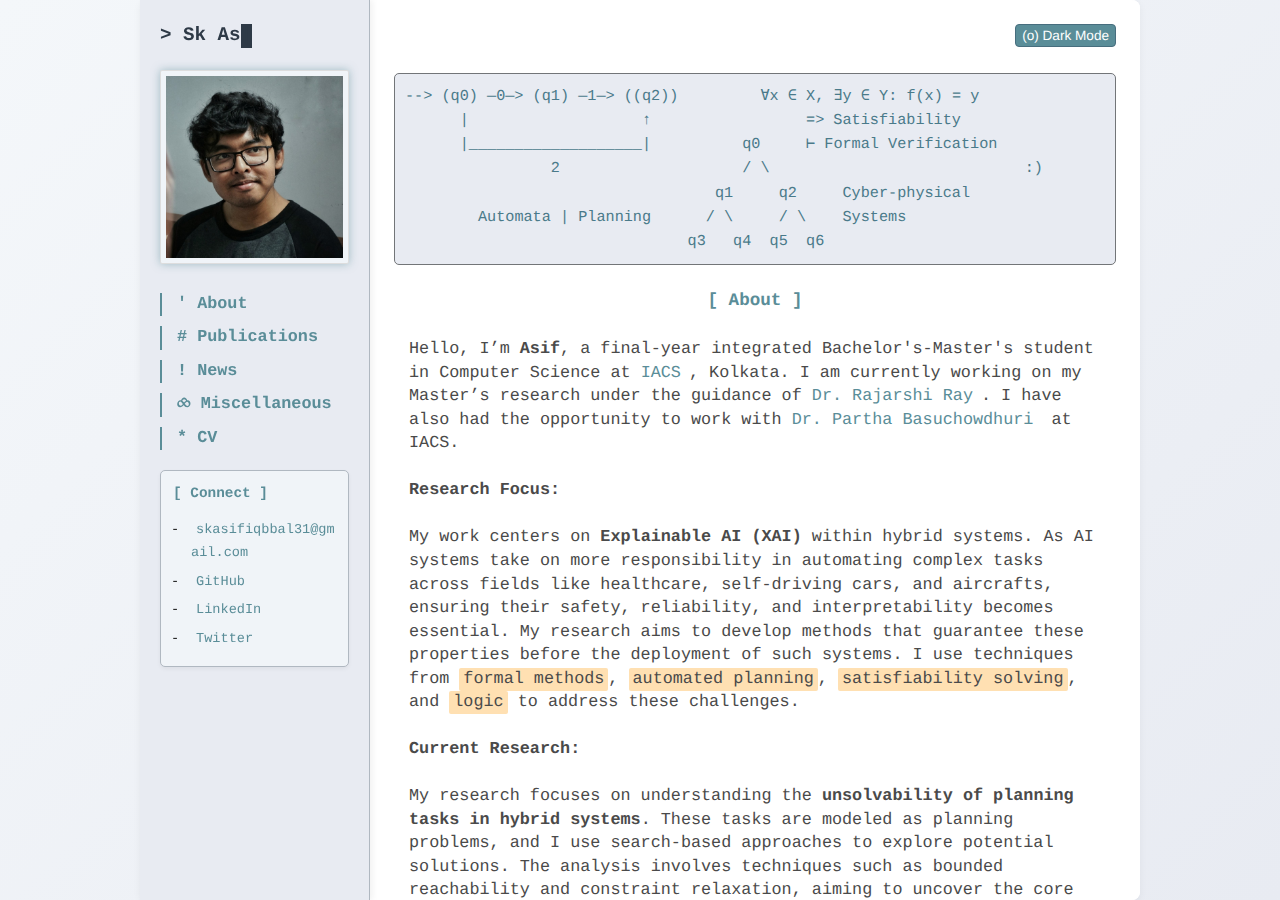
<file: index.html>
<!DOCTYPE html>
<html lang="en">
<head>
  
<!-- Google tag (gtag.js) -->
<script async src="https://www.googletagmanager.com/gtag/js?id=G-YN6YYFP0HD"></script>
<script>
  window.dataLayer = window.dataLayer || [];
  function gtag(){dataLayer.push(arguments);}
  gtag('js', new Date());

  gtag('config', 'G-YN6YYFP0HD');
</script>

  <meta charset="UTF-8">
  <meta name="viewport" content="width=device-width, initial-scale=1.0">
  <title>Sk Asif Iqbal</title>
  <link rel="icon" type="image/png" href="images/favicon.png">

  <style>
    /* Prevent flash of wrong theme */
    html {
      background-color: #f4f7fa; /* Default to light background */
    }
    html.terminal-dark {
      background-color: #1e2127;
    }
  </style>

  <script>
    // Ensure the preferred theme is applied immediately.
    (function() {
      const preferredTheme = localStorage.getItem('theme') || 'terminal-light';
      document.documentElement.className = preferredTheme;

      // Match the background to avoid flickering.
      if (preferredTheme === 'terminal-dark') {
        document.documentElement.style.backgroundColor = '#1e2127';
      }
    })();
  </script>

  <link rel="stylesheet" href="css/terminal.min.css">
  <link rel="stylesheet" href="css/styles.css">
</head>
<body>
  <div class="content-container">
    <aside class="sidebar">
      <div class="typing-name">
        <span class="typed-text">> Sk Asif Iqbal</span><span class="cursor">|</span>
      </div>
      <nav>
        <img src="images/profile.jpg" alt="Profile Picture" class="profile-picture" loading="lazy">
        <ul class="nav-list">
          <li><a href="index.html" class="nav-link">' About</a></li>
          <li><a href="publications.html" class="nav-link"># Publications</a></li>
          <li><a href="news.html" class="nav-link">! News</a></li>
          <li><a href="miscellaneous.html" class="nav-link">&infintie; Miscellaneous</a></li>
          <li><a href="cv-skasifiqbal.pdf" class="nav-link" target="_blank">* CV</a></li>
        </ul>
      </nav>
      <div class="social-section">
        <div class="terminal-alert">
          <p class="connect-title">[ Connect ]</p>
          <ul class="social-links">
            <li><a href="mailto:skasifiqbbal31@gmail.com" class="social-link">skasifiqbbal31@gmail.com</a></li>
            <li><a href="https://github.com/skasifiqbal-cs" class="social-link" target="_blank">GitHub</a></li>
            <li><a href="https://www.linkedin.com/in/sk-asif-i-10a913118/" class="social-link" target="_blank">LinkedIn</a></li>
            <li><a href="https://x.com/SkAsifIqbal19" class="social-link" target="_blank">Twitter</a></li>
          </ul>
        </div>
      </div>
    </aside>
    <button class="menu-button" onclick="toggleSidebar()">Menu</button>

    <main class="main-content">
      <div class="toggle-container">
        <button id="theme-toggle-button" class="theme-toggle">(o) Dark Mode</button>
      </div>
      <pre class="ascii-art">
--> (q0) —0—> (q1) —1—> ((q2))         ∀x ∈ X, ∃y ∈ Y: f(x) = y
      |                   ↑                 => Satisfiability
      |___________________|          q0     ⊢ Formal Verification
                2                    / \                            :)
                                  q1     q2     Cyber-physical
        Automata | Planning      / \     / \    Systems
                               q3   q4  q5  q6</pre>

      <section id="about" class="terminal-window">
        <h3 class="section-title">[ About ]</h3>
        <div class="simple-content">
          <p>Hello, I’m <strong>Asif</strong>, a final-year integrated Bachelor's-Master's student in Computer Science at <a href="https://www.iacs.res.in/" class="publication-link" target="_blank">IACS</a>, Kolkata. I am currently working on my Master’s research under the guidance of <a href="https://scholar.google.com/citations?user=IfVWgecAAAAJ&hl=en" class="publication-link" target="_blank">Dr. Rajarshi Ray</a>. I have also had the opportunity to work with <a href="https://iacs.res.in/athusers/index.php?navid=0&userid=IACS0043" class="publication-link" target="_blank">Dr. Partha Basuchowdhuri</a> at IACS.</p>
          
          <h4 class="section-subtitle">Research Focus:</h4>
          <p>My work centers on <strong>Explainable AI (XAI)</strong> within hybrid systems. As AI systems take on more responsibility in automating complex tasks across fields like healthcare, self-driving cars, and aircrafts, ensuring their safety, reliability, and interpretability becomes essential. My research aims to develop methods that guarantee these properties before the deployment of such systems. I use techniques from <span class="highlight">formal methods</span>, <span class="highlight">automated planning</span>, <span class="highlight">satisfiability solving</span>, and <span class="highlight">logic</span> to address these challenges.</p>
          
          <h4 class="section-subtitle">Current Research:</h4>
          <p>My research focuses on understanding the<strong> unsolvability of planning tasks in hybrid systems</strong>. These tasks are modeled as planning problems, and I use search-based approaches to explore potential solutions. The analysis involves techniques such as bounded reachability and constraint relaxation, aiming to uncover the core factors that lead to unsolvability. Recently, I have started exploring <strong>causal inference</strong> to trace sequences of critical events that contribute to task failures, offering valuable insights into the behavior of complex systems.</p>
          
          <h4 class="section-subtitle">Other Interests:</h4>
          <p>Apart from my current research, I am also interested in <strong>multi-agent systems</strong>, where autonomous agents interact using principles from <span class="highlight">algorithmic game theory</span>. I am also keen on <strong>cyber-physical systems</strong>, which integrate computational and physical processes. My long-term goal is to bridge the gap between theoretical rigor and practical applications, contributing to the design of AI systems that are both cutting-edge and dependable.</p>
          
          <p>I’m always excited to connect with others who share a passion for these topics!</p>
        </div>
        <div class="profile-separator">- - - - - - - - - - - - - - - -</div>
      </section>
    </main>
  </div>

  <script src="js/scripts.js"></script>
</body>
</html>
</file>
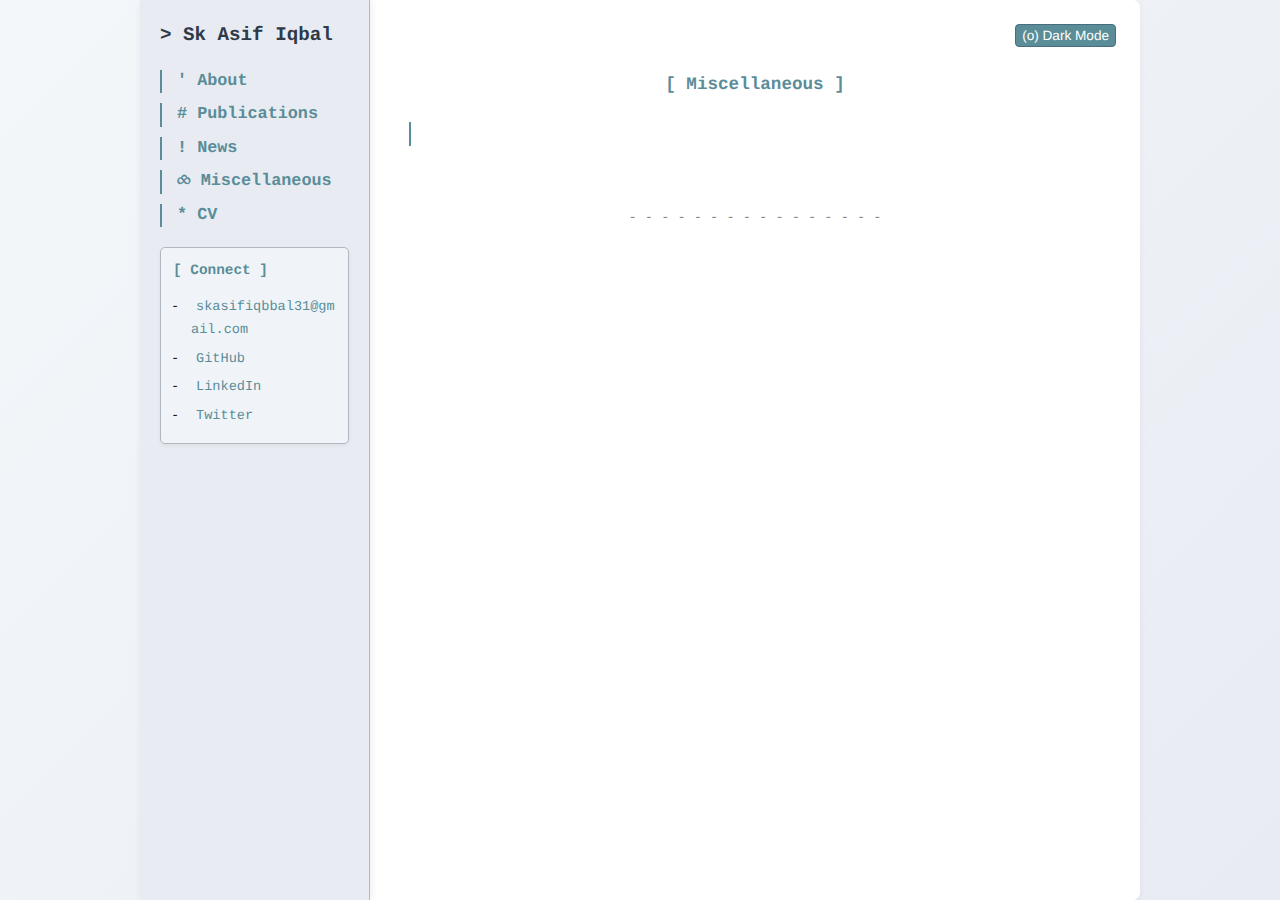
<file: miscellaneous.html>
<!DOCTYPE html>
<html lang="en">
<head>
  
<!-- Google tag (gtag.js) -->
<script async src="https://www.googletagmanager.com/gtag/js?id=G-YN6YYFP0HD"></script>
<script>
  window.dataLayer = window.dataLayer || [];
  function gtag(){dataLayer.push(arguments);}
  gtag('js', new Date());

  gtag('config', 'G-YN6YYFP0HD');
</script>

  <meta charset="UTF-8">
  <meta name="viewport" content="width=device-width, initial-scale=1.0">
  <title>Miscellaneous - Sk Asif Iqbal</title>
  <link rel="stylesheet" href="css/terminal.min.css">
  <link rel="stylesheet" href="css/styles.css">
  <style>
    .animated-text {
      font-size: 1.1rem;
      font-weight: bold;
      color: #5A8D98;
      text-align: center;
      border-right: 2px solid #5A8D98;
      white-space: nowrap;
      overflow: hidden;
      width: 0;
      animation: typingEffect 6s steps(14) infinite;
    }

    @keyframes typingEffect {
      0% {
        width: 0;
      }
      40% {
        width: 14ch; /* Full length of the text */
      }
      60% {
        width: 14ch; /* Pause with the full text visible */
      }
      80% {
        width: 4ch; 
      }
    }

    @keyframes blink {
      50% {
        border-color: transparent;
      }
    }
  </style>

<script>
  // Apply the saved theme from localStorage immediately to prevent flicker
  (function() {
    const savedTheme = localStorage.getItem('theme') || 'terminal-light';
    // document.body.classList.add(savedTheme);
    document.documentElement.className = savedTheme;
  })();
</script>
</head>
<body>
  <div class="content-container">
    <aside class="sidebar">
      <div class="typing-name">
        <span class="static-name"> > Sk Asif Iqbal</span>
        <link rel="icon" type="image/png" href="images/favicon.png">
        
      </div>
      <!-- <img src="images/profile.jpg" alt="Profile Picture" class="profile-picture"> -->
      <nav>
        <ul class="nav-list">
          <li><a href="index.html" class="nav-link">' About</a></li>
          <li><a href="publications.html" class="nav-link"># Publications</a></li>
          <li><a href="news.html" class="nav-link">! News</a></li>
          <li><a href="miscellaneous.html" class="nav-link">&infintie; Miscellaneous</a></li>
          <li><a href="cv-skasifiqbal.pdf" class="nav-link" target="_blank">* CV</a></li>
          
        </ul>
      </nav>
      <div class="social-section">
        <div class="terminal-alert">
          <p class="connect-title">[ Connect ]</p>
          <ul class="social-links">
            <li><a href="mailto:skasifiqbbal31@gmail.com" class="social-link">skasifiqbbal31@gmail.com</a></li>
            <li><a href="https://github.com/skasifiqbal-cs" class="social-link" target="_blank">GitHub</a></li>
            <li><a href="https://www.linkedin.com/in/sk-asif-i-10a913118/" class="social-link" target="_blank">LinkedIn</a></li>
            <li><a href="https://x.com/SkAsifIqbal19" class="social-link" target="_blank">Twitter</a></li>
            <!-- <li><a href="https://scholar.google.com/citations?user=yourid" class="social-link">Google Scholar</a></li> -->
          </ul>
        </div>
      </div>
    </aside>
    
    <button class="menu-button" onclick="toggleSidebar()">Menu</button>
    <main class="main-content">
      <div class="toggle-container">
        <button id="theme-toggle-button" class="theme-toggle">(o) Dark Mode</button>
      </div>
      <section id="miscellaneous" class="terminal-window">
        <h3 class="section-title">[ Miscellaneous ]</h3>
        <div class="simple-content">
          <p class="animated-text">Coming Soon...</p>
        </div>
        <div class="profile-separator">- - - - - - - - - - - - - - - -</div>
      </section>
    </main>
  </div>

  <script src="js/scripts.js"></script>
</body>
</html>
</file>
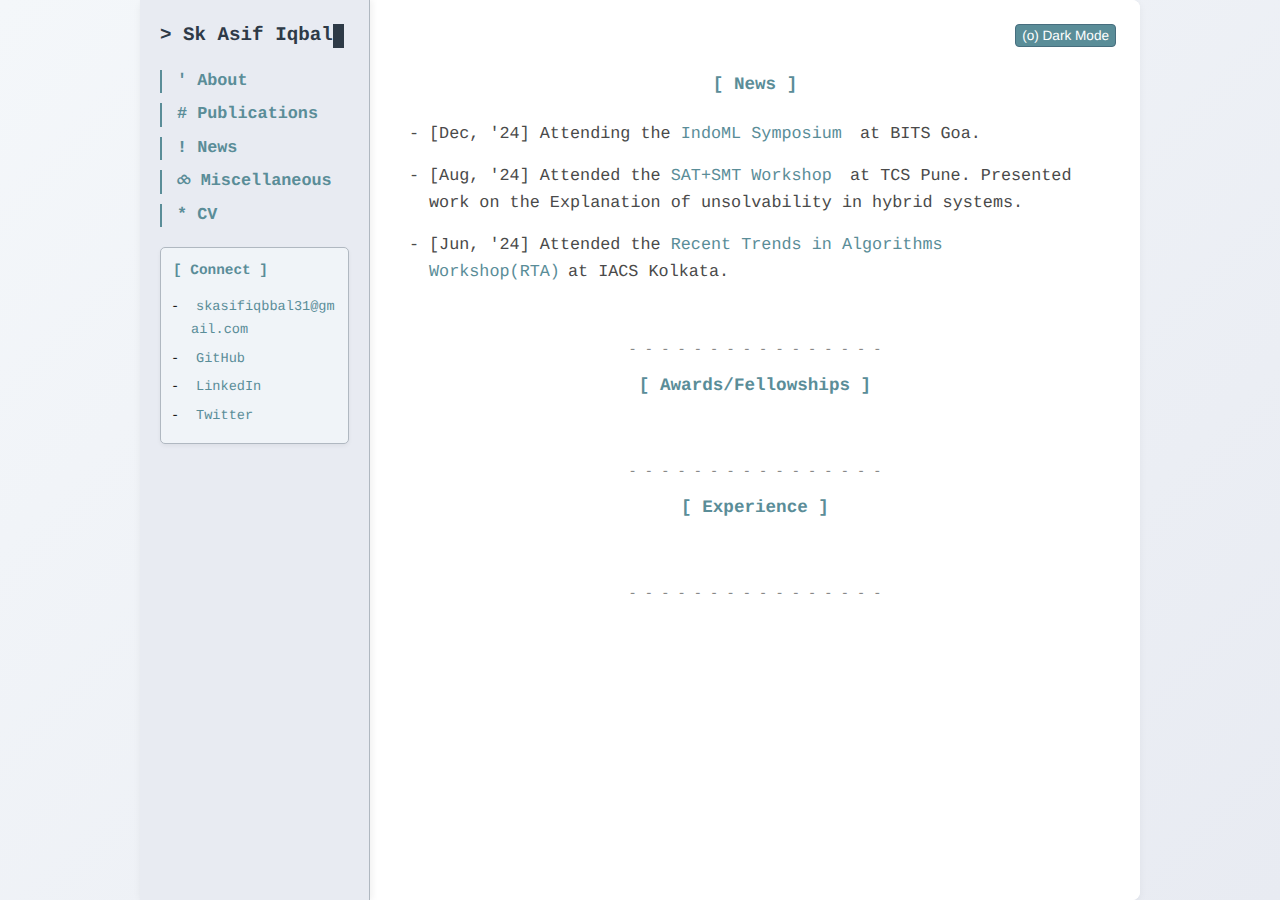
<file: news.html>
<!DOCTYPE html>
<html lang="en">
<head>
  
<!-- Google tag (gtag.js) -->
<script async src="https://www.googletagmanager.com/gtag/js?id=G-YN6YYFP0HD"></script>
<script>
  window.dataLayer = window.dataLayer || [];
  function gtag(){dataLayer.push(arguments);}
  gtag('js', new Date());

  gtag('config', 'G-YN6YYFP0HD');
</script>

  <meta charset="UTF-8">
  <meta name="viewport" content="width=device-width, initial-scale=1.0">
  <title>Sk Asif Iqbal</title>
  <link rel="icon" type="image/png" href="images/favicon.png">
   
  <style>
    /* Prevent flash of wrong theme */
    html {
      background-color: #f4f7fa; /* Default to light background */
    }
    html.terminal-dark {
      background-color: #1e2127;
    }
  </style>

  <script>
    // This script runs before any CSS is applied, ensuring the correct theme is set immediately.
    (function() {
      const preferredTheme = localStorage.getItem('theme') || 'terminal-light';
      document.documentElement.className = preferredTheme;
      
      // If the theme is dark, adjust the background color to match
      if (preferredTheme === 'terminal-dark') {
        document.documentElement.style.backgroundColor = '#1e2127';
      }
    })();
    </script>

    <link rel="stylesheet" href="css/terminal.min.css">
    <link rel="stylesheet" href="css/styles.css">
</head>
<body>
  <div class="content-container">
    <aside class="sidebar">
      <div class="typing-name">
        <span class="static-name"> > Sk Asif Iqbal</span><sppan class="cursor">|</span>
        </div>
        <!-- <img src="images/profile.jpg" alt="Profile Picture" class="profile-picture"> -->
        <nav>
          <ul class="nav-list">
          <li><a href="index.html" class="nav-link">' About</a></li>
          <li><a href="publications.html" class="nav-link"># Publications</a></li>
          <li><a href="news.html" class="nav-link">! News</a></li>
          <li><a href="miscellaneous.html" class="nav-link">&infintie; Miscellaneous</a></li>
          <li><a href="cv-skasifiqbal.pdf" class="nav-link" target="_blank">* CV</a></li>
          
        </ul>
      </nav>
      <div class="social-section">
        <div class="terminal-alert">
          <p class="connect-title">[ Connect ]</p>
          <ul class="social-links">
            <li><a href="mailto:skasifiqbbal31@gmail.com" class="social-link">skasifiqbbal31@gmail.com</a></li>
            <li><a href="https://github.com/skasifiqbal-cs" class="social-link" target="_blank">GitHub</a></li>
            <li><a href="https://www.linkedin.com/in/sk-asif-i-10a913118/" class="social-link" target="_blank">LinkedIn</a></li>
            <li><a href="https://x.com/SkAsifIqbal19" class="social-link" target="_blank">Twitter</a></li>
            <!-- <li><a href="https://scholar.google.com/citations?user=yourid" class="social-link">Google Scholar</a></li> -->
          </ul>
        </div>
      </div>
    </aside>
    <button class="menu-button" onclick="toggleSidebar()">Menu</button>
    
    <main class="main-content">
      <div class="toggle-container">
        <button id="theme-toggle-button" class="theme-toggle">(o) Dark Mode</button>
      </div>
      <section id="news" class="terminal-window">
        <h3 class="section-title">[ News ]</h3>
        <div class="simple-content">
        <ul class="publications-list">
          <li>
            [Dec, '24] Attending the <a href="#" class="publication-link">IndoML Symposium</a> at BITS Goa.
          </li>
          <li>
            [Aug, '24] Attended the <a href="#" class="publication-link">SAT+SMT Workshop</a> at TCS Pune. Presented work on the Explanation of unsolvability in hybrid systems.
          </li>
          <li>
            [Jun, '24] Attended the <a href="#" class="publication-link">Recent Trends in Algorithms Workshop(RTA)</a>at IACS Kolkata.
          </li>
        </ul>
        </div>
        <div class="profile-separator">- - - - - - - - - - - - - - - -</div>
      </section>

      <section id="awards" class="terminal-window">
        <h3 class="section-title">[ Awards/Fellowships ]</h3>
        <div class="simple-content">
        <ul class="publications-list">
          <!-- <li>TCS Research Grant for Masters' Thesis.</li> -->
          <!-- <li>Institute Fellowship for Postgraduate Studies at Chennai Mathematical Institute.</li> -->
        </ul>
        </div>
        <div class="profile-separator">- - - - - - - - - - - - - - - -</div>
      </section>

      <section id="experience" class="terminal-window">
        <h3 class="section-title">[ Experience ]</h3>
        <div class="simple-content">
        <ul class="publications-list">
          <!-- <li>Teaching Assistant for courses Data Mining and Machine Learning, Model Checking and Software Verification, both at CMI.</li> -->
        </ul>
        </div>
        <div class="profile-separator">- - - - - - - - - - - - - - - -</div>
      </section>
    </main>
  </div>

  <script src="js/scripts.js"></script>
</body>
</html>
</file>
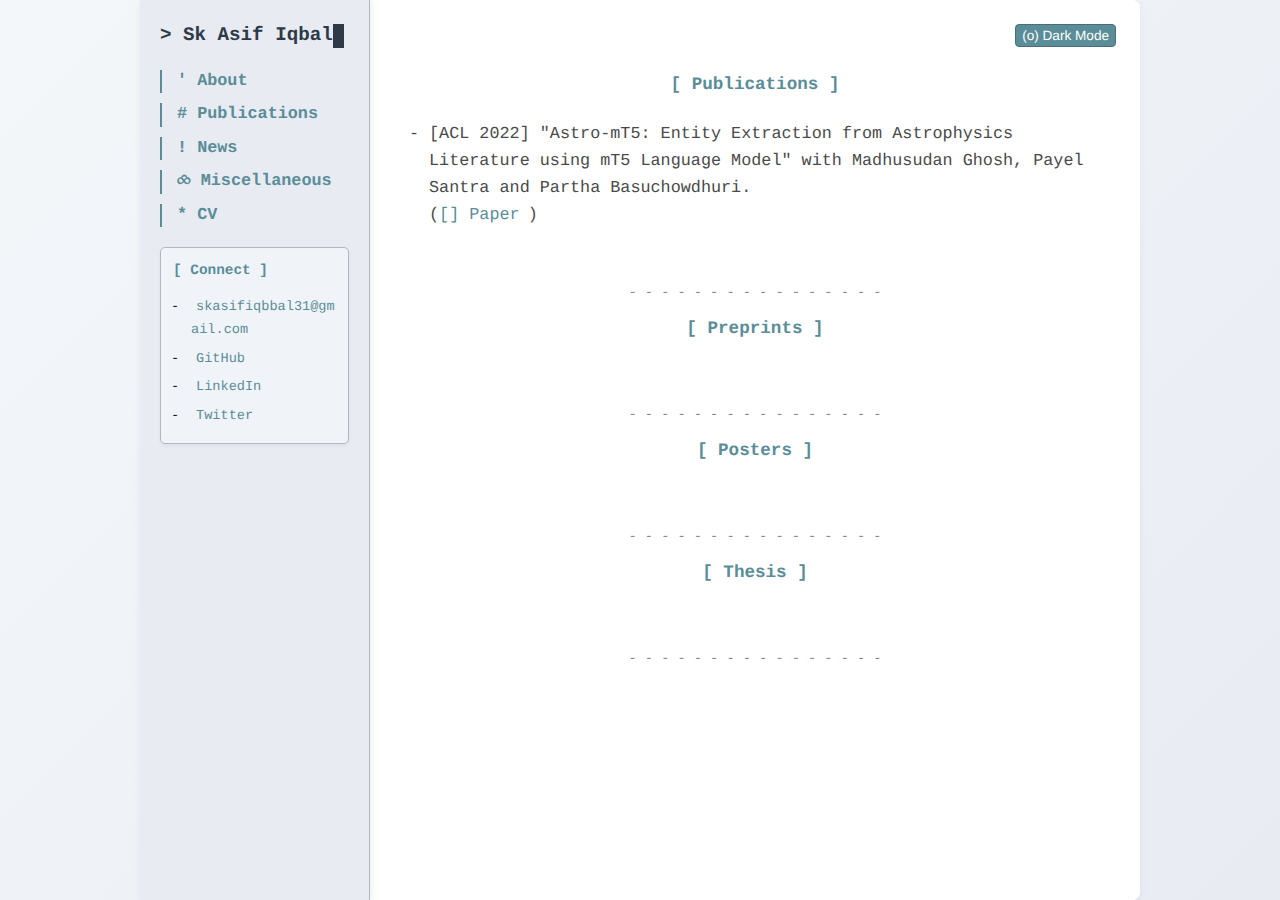
<file: publications.html>
<!DOCTYPE html>
<html lang="en">
<head>
  
<!-- Google tag (gtag.js) -->
<script async src="https://www.googletagmanager.com/gtag/js?id=G-YN6YYFP0HD"></script>
<script>
  window.dataLayer = window.dataLayer || [];
  function gtag(){dataLayer.push(arguments);}
  gtag('js', new Date());

  gtag('config', 'G-YN6YYFP0HD');
</script>

  <meta charset="UTF-8">
  <meta name="viewport" content="width=device-width, initial-scale=1.0">
  <title>Sk Asif Iqbal</title>
  <link rel="icon" type="image/png" href="images/favicon.png">
   
  <style>
    /* Prevent flash of wrong theme */
    html {
      background-color: #f4f7fa; /* Default to light background */
    }
    html.terminal-dark {
      background-color: #1e2127;
    }
  </style>

  <script>
    // This script runs before any CSS is applied, ensuring the correct theme is set immediately.
    (function() {
      const preferredTheme = localStorage.getItem('theme') || 'terminal-light';
      document.documentElement.className = preferredTheme;
      
      // If the theme is dark, adjust the background color to match
      if (preferredTheme === 'terminal-dark') {
        document.documentElement.style.backgroundColor = '#1e2127';
      }
    })();
    </script>

    <link rel="stylesheet" href="css/terminal.min.css">
    <link rel="stylesheet" href="css/styles.css">
</head>
<body>
  <div class="content-container">
    <aside class="sidebar">
        <div class="typing-name">
          <span class="static-name"> > Sk Asif Iqbal</span><sppan class="cursor">|</span>
        </div>
        <!-- <img src="images/profile.jpg" alt="Profile Picture" class="profile-picture"> -->
        <nav>
          <ul class="nav-list">
            <li><a href="index.html" class="nav-link">' About</a></li>
            <li><a href="publications.html" class="nav-link"># Publications</a></li>
            <li><a href="news.html" class="nav-link">! News</a></li>
            <li><a href="miscellaneous.html" class="nav-link">&infintie; Miscellaneous</a></li>
            <li><a href="cv-skasifiqbal.pdf" class="nav-link" target="_blank">* CV</a></li>

          </ul>
        </nav>
        <div class="social-section">
          <div class="terminal-alert">
            <p class="connect-title">[ Connect ]</p>
            <ul class="social-links">
              <li><a href="mailto:skasifiqbbal31@gmail.com" class="social-link">skasifiqbbal31@gmail.com</a></li>
              <li><a href="https://github.com/skasifiqbal-cs" class="social-link" target="_blank">GitHub</a></li>
              <li><a href="https://www.linkedin.com/in/sk-asif-i-10a913118/" class="social-link" target="_blank">LinkedIn</a></li>
              <li><a href="https://x.com/SkAsifIqbal19" class="social-link" target="_blank">Twitter</a></li>
              <!-- <li><a href="https://scholar.google.com/citations?user=yourid" class="social-link">Google Scholar</a></li> -->
            </ul>
          </div>
        </div>
      </aside>
      
      <button class="menu-button" onclick="toggleSidebar()">Menu</button>
      <main class="main-content">
      <div class="toggle-container">
        <button id="theme-toggle-button" class="theme-toggle">(o) Dark Mode</button>
      </div>
      <section id="publications" class="terminal-window">
        <h3 class="section-title">[ Publications ]</h3>
        <div class="simple-content">
        <ul class="publications-list">
            <li>
                [ACL 2022] "Astro-mT5: Entity Extraction from Astrophysics Literature using mT5 Language Model" with Madhusudan Ghosh, Payel Santra and Partha Basuchowdhuri.
                <br>
                (<a href="https://aclanthology.org/2022.wiesp-1.12.pdf" class="publication-link">[] Paper</a>) 
<!--                 <a href="https://example.com/code" class="publication-link">{} Code</a>,  -->
<!--                 <a href="https://example.com/slides" class="publication-link">⧉ Slides</a>) -->
            </li>
          </ul>
        </div>
        <div class="profile-separator">- - - - - - - - - - - - - - - -</div>
      </section>
            
      <section id="preprints" class="terminal-window">
        <h3 class="section-title">[ Preprints ]</h3>
        <div class="simple-content">
          <ul class="publications-list">
              
            </ul>
          </div>
          <div class="profile-separator">- - - - - - - - - - - - - - - -</div>
      </section>
      <section id="posters" class="terminal-window">
        <h3 class="section-title">[ Posters ]</h3>
        <div class="simple-content">
          <ul class="publications-list">
              
            </ul>
          </div>
          <div class="profile-separator">- - - - - - - - - - - - - - - -</div>
      <section id="thesis" class="terminal-window">
        <h3 class="section-title">[ Thesis ]</h3>
        <div class="simple-content">
          <ul class="publications-list">
              
            </ul>
          </div>
          <div class="profile-separator">- - - - - - - - - - - - - - - -</div>
    </main>
  </div>
  <script src="js/scripts.js"></script>
</body>
</html>
</file>
<file: css/styles.css>
/* General Body Styles */
body {
  font-family: 'Courier New', Courier, monospace;
  background-color: #f4f7fa; /* Softer light grey */
  background: linear-gradient(135deg, #f4f7fa, #e8ebf2);
  color: #4a4a4a; /* Dark slate text */
  transition: background-color 0.3s, color 0.3s;
  font-size: 1.05rem;
  font-weight: 500;
}

body, html {
  margin: 0;
  padding: 0;
  height: 100%;
  font-family: 'Courier New', Courier, monospace;
}

.content-container {
  display: flex;
  height: 100vh; /* Makes the content extend the full height of the viewport */
  max-width: 1000px; /* Limits the width of the content */
  margin: 0 auto; /* Centers the content horizontally */
  background: #ffffff;
  border-radius: 8px;
  box-shadow: 0 2px 8px rgba(0, 0, 0, 0.05);
}

.sidebar {
  height: 100vh;
  display: flex;
  flex-direction: column;
  justify-content: space-between;
  flex: 0 0 230px; /* Sidebar width */
  background: #e8ebf2;
  background-image: radial-gradient(#d1d9e0 0.5px, transparent 0.5px);
  background-size: 10px 10px;
  padding: 20px;
  border-right: 1px solid #b0b8c1;
  box-shadow: 3px 0 6px rgba(0, 0, 0, 0.05);
  position: sticky;
  top: 0;
}

.main-content {
  flex: 1;
  padding: 24px;
  overflow-y: auto; /* Ensures scrolling if content is longer than the viewport */
  background: #ffffff;
  color: #4a4a4a;
  /* border-radius: none; */
}

/* Sidebar Styling */
.sidebar {
  display: flex;
  flex-direction: column; /* Arranges children in a column */
  justify-content: space-between; /* Pushes the last item to the bottom */
  flex: 0 0 230px; /* Sidebar width */
  overflow-y: auto;
  background: #e8ebf2;
  background-image: radial-gradient(#d1d9e0 0.5px, transparent 0.5px);
  background-size: 10px 10px; /* Subtle dot grid */
  padding: 20px;
  border-right: 1px solid #b0b8c1;
  box-shadow: 3px 0 6px rgba(0, 0, 0, 0.05);
}

.profile-picture {
  width: 100%;
  border-radius: 2px;
  margin-bottom: 10px;
  background: #f0f4f8;
  padding: 5px;
  border: 0.5px solid #ddd;
  box-shadow: 0 0 8px rgba(90, 141, 152, 0.5);
}

.profile-separator {
  text-align: center;
  font-family: 'Courier New', Courier, monospace;
  color: #888;
  background: none;
  margin: 10px 0;
  padding: 2px 0;
  font-size: 0.85rem;
}

.nav-list {
  margin-top: 10px; /* Start a bit lower after the separator */
  margin-bottom: 20px; /* Space below the navigation */
}

.nav-list li {
  margin: 10px 0;
  padding-left: 10px;
  border-left: 2px solid #5A8D98;
}

.nav-link {
  text-decoration: none;
  color: #5A8D98;
  transition: color 0.2s;
  padding-left: 5px;
  font-weight: bold;
}

.nav-link:hover {
  text-decoration: underline;
  color: #476e7e;
  box-shadow: 0 0 8px rgba(90, 141, 152, 0.5);
}

.main-content {
  /* display: flex; */
  flex: 1;
  padding: 24px;
  overflow-y: auto;
  background: #ffffff;
  border-radius: 8px;
}

@keyframes flicker-effect {
  0% { opacity: 1; }
  50% { opacity: 0.95; }
  100% { opacity: 1; }
}

.flicker {
  animation: flicker-effect 2s infinite alternate;
}

.ascii-art {
  width: 100%;
  text-align: left; /* Align left for a more natural reading flow */
  color: #4a7a8a; /* A balanced blue-gray tone */
  background: #e8ebf2; /* Subtle light background */
  padding: none;
  border-radius: 5px;
  font-family: 'Courier New', Courier, monospace;
  font-size: 0.95rem;
  margin-bottom: 24px;
  line-height: 1.6;
  /* box-shadow: 0 2px 5px rgba(0, 0, 0, 0.1); */
}

.ascii-art:hover {
  color: #89a7af;
  transition: color 0.5s;
}


.section-title {
  font-family: 'Courier New', Courier, monospace;
  color: #5A8D98;
  margin-bottom: 10px;
  text-align: center;
  font-size: 1.1rem;
}

.simple-content {
  background: #ffffff;
  padding: 15px;
  border-radius: none;
  margin-bottom: 20px;
  color: #4a4a4a;
}

.toggle-container {
  text-align: right; /* Aligns the button to the right */
  margin-bottom: 24px; /* Adds space below the button to separate it from the content */
}

.theme-toggle {
  background: #5A8D98;
  color: #ffffff;
  padding: 3px 6px; /* Smaller padding for a less prominent look */
  border: 1px solid #476e7e; /* Thinner border for subtlety */
  border-radius: 4px;
  cursor: pointer;
  transition: background-color 0.3s, border 0.1s;
  font-size: 0.85rem; /* Smaller font for a lighter appearance */
}


.theme-toggle:hover {
  background: #476e7e; /* Darker background on hover */
  border: 1px solid #5A8D98; /* Subtle border change on hover */
}

/* Dark Theme Styles */
body.terminal-dark {
  background: linear-gradient(135deg, #1e2127, #252932);
  color: #cfd8dc;
}

body.terminal-dark .section-title {
  color: #89a7af;
}

body.terminal-dark .nav-link {
  color: #89a7af;
}

body.terminal-dark .nav-link:hover {
  color: #5A8D98;
}

body.terminal-dark .main-content,
body.terminal-dark .terminal-window,
body.terminal-dark .simple-content {
  background: #2b303a;
  color: #dcdcdc;
}

.typing-effect::after {
  content: '|';
  animation: blink-cursor 1s step-end infinite;
  margin-left: 2px;
}

@keyframes blink-cursor {
  from, to { opacity: 1; }
  50% { opacity: 0; }
}

/* Light Theme Highlight */
body.terminal-light .highlight {
  background: #ffe0b2; /* Soft peach for light theme */
  color: #4a4a4a; /* Darker text color for readability */
  padding: 2px 4px;
  font-family: 'Courier New', Courier, monospace;
  border-radius: 2px;
}

/* Dark Theme Highlight */
body.terminal-dark .highlight {
  background: #87b8b3; /* Muted teal for dark theme */
  color: #1e1e1e; /* Dark text color for good contrast */
  padding: 2px 4px;
  font-family: 'Courier New', Courier, monospace;
  border-radius: 2px;
}


.typing-name {
  font-family: 'Courier New', Courier, monospace;
  font-size: 1.20rem; /* Larger font size for prominence */
  font-weight: bold; /* Make the text bold */
  color: #2e3a47; /* Darker color to stand out more */
  margin-bottom: 18px; /* Adds more space below the name before the profile picture */
  padding: 4px 0; /* Adds a little padding for better spacing */
  text-align: left; /* Centers the text */
  white-space: nowrap; /* Prevents the text from wrapping */
}

.static-name {
  font-family: 'Courier New', Courier, monospace;
  font-size: 1.20rem; /* Larger font size for prominence */
  font-weight: bold; /* Make the text bold */
  color: #2e3a47; /* Darker color to stand out more */
  margin-bottom: 18px; /* Adds more space below the name before the profile picture */
  padding: 4px 0; /* Adds a little padding for better spacing */
  text-align: left; /* Centers the text */
  white-space: nowrap; /* Prevents the text from wrapping */
}

.cursor {
  display: inline-block;
  width: 1ch;
  background-color: #2e3a47; /* Match the darker color of the name */
  animation: blink 1s steps(1) infinite;
}


@keyframes blink {
  50% {
    background-color: transparent;
  }
}

/* Styling for the Connect Section */
/* Social Links Section */
.social-section {
  margin-top: auto; /* Pushes the social section to the bottom of the sidebar */
}

.social-nav {
  margin-top: auto; /* Pushes the social nav to the bottom */
}

.separator {
  border-top: 1px dashed ;
  margin: 10px 0;
}

.social-list {
  list-style: none; /* Removes default bullet points */
  padding: 0;
  margin: 0;
  text-align: center; /* Center-aligns the list */
}

.social-list li {
  margin: 5px 0; /* Space between each social link */
  display: flex;
  align-items: center;
  justify-content: center;
}

.social-list li span {
  margin-right: 5px; /* Space between the dash and the link text */
  color: #5A8D98; /* Matching color */
}

.social-link {
  text-decoration: none;
  color: #5A8D98;
  font-weight: normal;
  transition: color 0.2s;
}

.social-link:hover {
  text-decoration: underline;
  color: #476e7e;
}

.terminal-alert {
  background: #f0f4f8;
  border: 1px solid #b0b8c1;
  padding: 10px;
  border-radius: 5px;
  box-shadow: 0 2px 4px rgba(0, 0, 0, 0.05);
  margin-bottom: 10px;
  font-family: 'Courier New', Courier, monospace;
}

.connect-title {
  font-size: 0.9rem;
  margin-bottom: 5px;
  color: #5A8D98;
  font-weight: bold;
  text-align: center;
  background: none;
  padding: 2px;
  border-radius: 3px;
  display: inline-block;
}

.social-links {
  list-style-type: none; 
  padding: 0;
  margin: 0;
}

.social-links > li {
  list-style-type: none !important; 
  list-style: none !important;
  margin: 5px 0; /* Space between each social link */
  font-size: 0.85rem;
  font-family: 'Courier New', Courier, monospace;
  text-align: left;
}

.social-link {
  list-style-type: none !important; 
  list-style: none !important;
  text-decoration: none;
  color: #5A8D98;
  padding-left: 5px;
  transition: color 0.2s, text-shadow 0.2s;
  text-align: left;
}

.social-link:hover {
  color: #476e7e;
  /* text-shadow: 0 0 5px rgba(90, 141, 152, 0.5); */
  text-decoration: underline;
}

.publications-list {
  list-style: none;
  padding: 0;
  margin: 0;
}

.publications-list li {
  margin-bottom: 15px;
  line-height: 1.6;
}

.publication-link {
  color: #5A8D98; /* Matching color with the theme */
  text-decoration: none;
  margin-right: 8px; /* Adds space between each link */
}

.publication-link:hover {
  text-decoration: underline;
  color: #476e7e; /* Darker shade on hover */
}

.publications-list li strong {
  display: block;
  margin-bottom: 5px; /* Space between the title and the description */
}

/* Hide the sidebar by default on small screens */
@media (max-width: 768px) {
  .ascii-art {
    display: none;
  }

    .sidebar {
      position: fixed;
      left: -230px; /* Hide the sidebar initially */
      top: 0;
      width: 230px;
      height: 100%;
      background: #e8ebf2;
      box-shadow: 2px 0 5px rgba(0, 0, 0, 0.1);
      transition: left 0.3s ease-in-out;
      z-index: 10;
    }
    
    .sidebar.open {
      left: 0; /* Slide in the sidebar */
    }
  .menu-button {
    position: fixed;
    left: 0; /* Start at the edge of the hidden sidebar */
    top: 10px;
    background: #5A8D98;
    color: #ffffff;
    border: none;
    padding: 10px 15px;
    cursor: pointer;
    z-index: 20;
    transition: left 0.3s ease-in-out;
  }

  /* Adjust button position when the sidebar is open */
.sidebar.open + .menu-button {
  left: 230px; /* Moves the button to where the sidebar ends */
}

  .sidebar .profile-picture {
    width: 200px;
    height: 200px;
    margin-bottom: 10px;
    border-radius: none;
  }

  .nav-and-connect {
    display: flex;
    flex-direction: row;
    justify-content: space-between;
    gap: 10px;
  }

  .nav-list,
  .social-section {
    flex: 1;
  }
}


/* Show the sidebar normally on larger screens */
@media (min-width: 769px) {
  .menu-button {
    display: none;
  }
  .sidebar {
    display: block; /* Always show sidebar on larger screens */
    position: relative;
    width: 230px;
  }

  .sidebar .profile-picture {
    width: 100%;
  }

  .nav-and-connect {
    flex-direction: column;
  }
}


html {
  scroll-behavior: smooth;
}
</file>
<file: css/terminal.min.css>
:root{--global-font-size:15px;--global-line-height:1.4em;--global-space:10px;--font-stack:"Menlo", "Monaco", "Lucida Console", "Liberation Mono", "DejaVu Sans Mono", "Bitstream Vera Sans Mono", "Courier New", serif;--mono-font-stack:"Menlo", "Monaco", "Lucida Console", "Liberation Mono", "DejaVu Sans Mono", "Bitstream Vera Sans Mono", "Courier New", serif;--background-color:#fff;--page-width:60em;--font-color:#151515;--invert-font-color:#fff;--primary-color:#1a95e0;--secondary-color:#727578;--error-color:#d20962;--progress-bar-background:#727578;--progress-bar-fill:#151515;--code-bg-color:#e8eff2;--input-style:solid;--display-h1-decoration:none;--block-background-color:var(--background-color)}*{box-sizing:border-box;text-rendering:geometricprecision}*::selection{background:var(--primary-color);color:var(--invert-font-color)}body{font-size:var(--global-font-size);color:var(--font-color);line-height:var(--global-line-height);margin:0;font-family:var(--font-stack);word-wrap:break-word;background-color:var(--background-color)}h1,h2,h3,h4,h5,h6,.logo{line-height:var(--global-line-height)}a{cursor:pointer;color:var(--primary-color);text-decoration:none}a:hover{background-color:var(--primary-color);color:var(--invert-font-color)}em{font-size:var(--global-font-size);font-style:italic;font-family:var(--font-stack);color:var(--font-color)}blockquote,code,em,strong{line-height:var(--global-line-height)}blockquote,code,footer,h1,h2,h3,h4,h5,h6,header,li,ol,p,section,ul,.logo{float:none;margin:0;padding:0}blockquote,h1,ol,p,ul,.logo{margin-top:calc(var(--global-space) * 2);margin-bottom:calc(var(--global-space) * 2)}h1,.logo{position:relative;padding:calc(var(--global-space) * 2)0;margin:0;overflow:hidden;font-weight:600}h1::after{content:"====================================================================================================";position:absolute;bottom:5px;left:0;display:var(--display-h1-decoration)}h1+*,.logo+*{margin-top:0}h2,h3,h4,h5,h6{position:relative;margin-bottom:var(--global-line-height);font-weight:600}blockquote{position:relative;padding-left:calc(var(--global-space) * 2);overflow:hidden}blockquote::after{content:">\A>\A>\A>\A>\A>\A>\A>\A>\A>\A>\A>\A>\A>\A>\A>\A>\A>\A>\A>\A>\A>\A>\A>\A>\A>\A>\A>\A>\A>\A>\A>\A>\A>\A>\A>\A>\A>\A>\A>\A>\A>\A>\A>\A>\A>\A>\A>\A>\A>\A>\A>\A>\A>\A>\A>\A>\A>\A>\A>\A>\A>\A>\A>\A>\A>\A>\A>\A>\A>\A>\A>\A>\A>\A>\A>\A>\A>\A>\A>\A>\A>\A>\A>\A>\A>\A>\A>\A>\A>\A>\A>\A>\A>\A>\A>\A>\A>\A>\A>";white-space:pre;position:absolute;top:0;left:0;line-height:var(--global-line-height);color:#9ca2ab}blockquote>*:last-child{margin-bottom:0}code{font-weight:inherit;background-color:var(--code-bg-color);font-family:var(--mono-font-stack)}code::after,code::before{content:"`";display:inline}pre code::after,pre code::before{content:""}pre{display:block;word-break:break-all;word-wrap:break-word;color:var(--secondary-color);background-color:var(--block-background-color);border:1px solid var(--secondary-color);padding:var(--global-space);white-space:pre-wrap;white-space:-moz-pre-wrap;white-space:-o-pre-wrap}pre code{overflow-x:scroll;padding:0;margin:0;display:inline-block;min-width:100%;font-family:var(--mono-font-stack);background-color:var(--block-background-color)}.terminal blockquote,.terminal h1,.terminal h2,.terminal h3,.terminal h4,.terminal h5,.terminal h6,.terminal strong,.terminal .logo{font-size:var(--global-font-size);font-style:normal;font-family:var(--font-stack)}.terminal code{font-size:var(--global-font-size);font-style:normal}.terminal-prompt{position:relative;white-space:nowrap}.terminal-prompt::before{content:"> "}.terminal-prompt::after{content:"";animation:cursor 800ms infinite;background:var(--primary-color);border-radius:0;display:inline-block;height:1em;margin-left:.2em;width:3px;bottom:-2px;position:relative}@keyframes cursor{0%{opacity:0}50%{opacity:1}100%{opacity:0}}@keyframes cursor{0%{opacity:0}50%{opacity:1}100%{opacity:0}}li,li>ul>li{position:relative;display:block;padding-left:calc(var(--global-space) * 2)}nav>ul>li{padding-left:0}li::after{position:absolute;top:0;left:0}ul>li::after{content:"-"}nav ul>li::after{content:""}ol li::before{content:counters(item,".")". ";counter-increment:item}ol ol li::before{content:counters(item,".")" ";counter-increment:item}.terminal-menu li::after,.terminal-menu li::before{display:none}ol{counter-reset:item}ol li:nth-child(n+10)::after{left:-7px}ol ol{margin-top:0;margin-bottom:0}.terminal-menu{width:100%}.terminal-nav{display:flex;flex-direction:column;align-items:flex-start}ul ul{margin-top:0;margin-bottom:0}.terminal-menu ul{list-style-type:none;padding:0!important;display:flex;flex-direction:column;width:100%;flex-grow:1;font-size:var(--global-font-size);margin-top:0}.terminal-menu li{display:flex;margin:0 0 .5em;padding:0}ol.terminal-toc li{border-bottom:1px dotted var(--secondary-color);padding:0;margin-bottom:15px}.terminal-menu li:last-child{margin-bottom:0}ol.terminal-toc li a{margin:4px 4px 4px 0;background:var(--background-color);position:relative;top:6px;text-align:left;padding-right:4px}.terminal-menu li a:not(.btn){text-decoration:none;display:block;width:100%;border:none;color:var(--secondary-color)}.terminal-menu li a.active{color:var(--font-color)}.terminal-menu li a:hover{background:0 0;color:inherit}ol.terminal-toc li::before{content:counters(item,".")". ";counter-increment:item;position:absolute;right:0;background:var(--background-color);padding:4px 0 4px 4px;bottom:-8px}ol.terminal-toc li a:hover{background:var(--primary-color);color:var(--invert-font-color)}hr{position:relative;overflow:hidden;margin:calc(var(--global-space) * 4)0;border:0;border-bottom:1px dashed var(--secondary-color)}p{margin:0 0 var(--global-line-height)}.container{max-width:var(--page-width)}.container,.container-fluid{margin:0 auto;padding:0 calc(var(--global-space) * 2)}img{max-width:100%}.progress-bar{height:8px;background-color:var(--progress-bar-background);margin:12px 0}.progress-bar.progress-bar-show-percent{margin-top:38px}.progress-bar-filled{background-color:var(--progress-bar-fill);height:100%;transition:width .3s ease;position:relative;width:0}.progress-bar-filled::before{content:"";border:6px solid transparent;border-top-color:var(--progress-bar-fill);position:absolute;top:-6px;right:-6px}.progress-bar-filled::after{color:var(--progress-bar-fill);content:attr(data-filled);display:block;font-size:12px;white-space:nowrap;position:absolute;border:6px solid transparent;top:-32px;right:0;transform:translateX(50%)}.progress-bar-no-arrow>.progress-bar-filled::before,.progress-bar-no-arrow>.progress-bar-filled::after{content:"";display:none;visibility:hidden;opacity:0}table{width:100%;border-collapse:collapse;margin:var(--global-line-height)0;color:var(--font-color);font-size:var(--global-font-size)}table td,table th{vertical-align:top;border:1px solid var(--font-color);line-height:var(--global-line-height);padding:calc(var(--global-space)/2);font-size:1em}table thead tr th{font-size:1em;vertical-align:middle;font-weight:700}table tfoot tr th{font-weight:500}table caption{font-size:1em;margin:0 0 1em}.form{width:100%}fieldset{border:1px solid var(--font-color);padding:1em}label{font-size:1em;color:var(--font-color)}input[type=email],input[type=text],input[type=number],input[type=password],input[type=search],input[type=date],input[type=time]{border:1px var(--input-style)var(--font-color);width:100%;padding:.7em .5em;font-size:1em;font-family:var(--font-stack);-webkit-appearance:none;-moz-appearance:none;appearance:none;border-radius:0}input[type=email]:active,input[type=text]:active,input[type=number]:active,input[type=password]:active,input[type=search]:active,input[type=date]:active,input[type=time]:active,input[type=email]:focus,input[type=text]:focus,input[type=number]:focus,input[type=password]:focus,input[type=search]:focus,input[type=date]:focus,input[type=time]:focus{outline:none;-webkit-appearance:none;-moz-appearance:none;appearance:none;border:1px solid var(--font-color)}input[type=text]:not(:placeholder-shown):invalid,input[type=email]:not(:placeholder-shown):invalid,input[type=password]:not(:placeholder-shown):invalid,input[type=search]:not(:placeholder-shown):invalid,input[type=number]:not(:placeholder-shown):invalid,input[type=date]:not(:placeholder-shown):invalid,input[type=time]:not(:placeholder-shown):invalid{border-color:var(--error-color)}input,textarea{color:var(--font-color);background-color:var(--background-color)}input::placeholder,textarea::placeholder{color:var(--secondary-color)!important;opacity:1}textarea{height:auto;width:100%;resize:none;border:1px var(--input-style)var(--font-color);padding:.5em;font-size:1em;font-family:var(--font-stack);appearance:none;border-radius:0}textarea:focus{outline:none;-webkit-appearance:none;-moz-appearance:none;appearance:none;border:1px solid var(--font-color)}textarea:not(:placeholder-shown):invalid{border-color:var(--error-color)}select{border:1px var(--input-style)var(--font-color);width:100%;padding:.7em .5em;font-size:1em;font-family:var(--font-stack);color:var(--font-color);border-radius:0;-webkit-appearance:none;-moz-appearance:none;background-color:var(--background-color);background-image:url("data:image/svg+xml;utf8,<svg fill='currentColor' height='24' viewBox='0 0 24 24' width='24' xmlns='http://www.w3.org/2000/svg'><path d='M7 10l5 5 5-5z'/><path d='M0 0h24v24H0z' fill='none'/></svg>");background-repeat:no-repeat;background-position:right .5em bottom .5em}input:-webkit-autofill,input:-webkit-autofill:hover,input:-webkit-autofill:focus textarea:-webkit-autofill,textarea:-webkit-autofill:hover textarea:-webkit-autofill:focus,select:-webkit-autofill,select:-webkit-autofill:hover,select:-webkit-autofill:focus{border:1px solid var(--font-color);-webkit-text-fill-color:var(--font-color);box-shadow:0 0 0 1e3px var(--invert-font-color)inset;transition:background-color 5e3s ease-in-out 0s}.form-group{margin-bottom:var(--global-line-height);overflow:auto}.btn{border-style:solid;border-width:1px;display:inline-flex;-ms-flex-align:center;align-items:center;-ms-flex-pack:center;justify-content:center;cursor:pointer;outline:none;padding:.65em 2em;font-size:1em;font-family:inherit;user-select:none;position:relative;z-index:1}.btn:active{box-shadow:none}.btn.btn-ghost{border-color:var(--font-color);color:var(--font-color);background-color:initial}.btn.btn-ghost:focus,.btn.btn-ghost:hover{border-color:var(--tertiary-color);color:var(--tertiary-color);z-index:2}.btn.btn-ghost:hover{background-color:initial}.btn-block{width:100%;display:flex}.btn-default{background-color:var(--font-color);border-color:var(--invert-font-color);color:var(--invert-font-color)}.btn-default:hover,.btn-default:focus:not(.btn-ghost){background-color:var(--secondary-color);color:var(--invert-font-color)}.btn-default.btn-ghost:focus,.btn-default.btn-ghost:hover{border-color:var(--secondary-color);color:var(--secondary-color);z-index:2}.btn-error{color:var(--invert-font-color);background-color:var(--error-color);border:1px solid var(--error-color)}.btn-error:hover,.btn-error:focus:not(.btn-ghost){background-color:var(--error-color);border-color:var(--error-color)}.btn-error.btn-ghost{border-color:var(--error-color);color:var(--error-color)}.btn-error.btn-ghost:focus,.btn-error.btn-ghost:hover{border-color:var(--error-color);color:var(--error-color);z-index:2}.btn-primary{color:var(--invert-font-color);background-color:var(--primary-color);border:1px solid var(--primary-color)}.btn-primary:hover,.btn-primary:focus:not(.btn-ghost){background-color:var(--primary-color);border-color:var(--primary-color)}.btn-primary.btn-ghost{border-color:var(--primary-color);color:var(--primary-color)}.btn-primary.btn-ghost:focus,.btn-primary.btn-ghost:hover{border-color:var(--primary-color);color:var(--primary-color);z-index:2}.btn-small{padding:.5em 1.3em!important;font-size:.9em!important}.btn-group{overflow:auto}.btn-group .btn{float:left}.btn-group .btn-ghost:not(:first-child){margin-left:-1px}.terminal-card{border:1px solid var(--secondary-color)}.terminal-card>header{color:var(--invert-font-color);text-align:center;background-color:var(--secondary-color);padding:.5em 0}.terminal-card>div:first-of-type{padding:var(--global-space)}.terminal-timeline{position:relative;padding-left:70px}.terminal-timeline::before{content:' ';background:var(--secondary-color);display:inline-block;position:absolute;left:35px;width:2px;height:100%;z-index:400}.terminal-timeline .terminal-card{margin-bottom:25px}.terminal-timeline .terminal-card::before{content:' ';background:var(--invert-font-color);border:2px solid var(--secondary-color);display:inline-block;position:absolute;margin-top:25px;left:26px;width:15px;height:15px;z-index:400}.terminal-alert{color:var(--font-color);padding:1em;border:1px solid var(--font-color);margin-bottom:var(--global-space)}.terminal-alert-error{color:var(--error-color);border-color:var(--error-color)}.terminal-alert-primary{color:var(--primary-color);border-color:var(--primary-color)}@media screen and (min-width:960px){label{display:block;width:100%}pre::-webkit-scrollbar{height:3px}}@media screen and (min-width:480px){form{width:100%}}@media screen and (min-width:30rem){.terminal-nav{flex-direction:row;align-items:center}.terminal-menu ul{flex-direction:row;place-items:center flex-end;justify-content:flex-end;margin-top:calc(var(--global-space) * 2)}.terminal-menu li{margin:0 2em 0 0}.terminal-menu li:last-child{margin-right:0}}.terminal-media:not(:last-child){margin-bottom:1.25rem}.terminal-media-left{padding-right:var(--global-space)}.terminal-media-left,.terminal-media-right{display:table-cell;vertical-align:top}.terminal-media-right{padding-left:var(--global-space)}.terminal-media-body{display:table-cell;vertical-align:top}.terminal-media-heading{font-size:1em;font-weight:700}.terminal-media-content{margin-top:.3rem}.terminal-placeholder{background-color:var(--secondary-color);text-align:center;color:var(--font-color);font-size:1rem;border:1px solid var(--secondary-color)}figure>img{padding:0}.terminal-avatarholder{width:calc(var(--global-space) * 5);height:calc(var(--global-space) * 5)}.terminal-avatarholder img{padding:0}figure{margin:0}figure>figcaption{color:var(--secondary-color);text-align:center}.terminal-banner{background-color:var(--font-color);color:var(--invert-font-color);padding:calc(var(--global-space) * 2);width:100%;display:flex;flex-direction:column;gap:1rem}.terminal-banner>.container{max-width:var(--page-width)}.terminal-banner>.container,.terminal-banner>.container-fluid{margin:0 auto;padding:0}@media screen and (min-width:30rem){.terminal-banner{flex-direction:row}}.hljs{display:block;overflow-x:auto;padding:.5em;background:var(--block-background-color);color:var(--font-color)}.hljs-comment,.hljs-quote{color:var(--secondary-color)}.hljs-variable{color:var(--font-color)}.hljs-keyword,.hljs-selector-tag,.hljs-built_in,.hljs-name,.hljs-tag{color:var(--primary-color)}.hljs-string,.hljs-title,.hljs-section,.hljs-attribute,.hljs-literal,.hljs-template-tag,.hljs-template-variable,.hljs-type,.hljs-addition{color:var(--secondary-color)}.hljs-string{color:var(--secondary-color)}.hljs-deletion,.hljs-selector-attr,.hljs-selector-pseudo,.hljs-meta{color:var(--primary-color)}.hljs-doctag{color:var(--secondary-color)}.hljs-attr{color:var(--primary-color)}.hljs-symbol,.hljs-bullet,.hljs-link{color:var(--primary-color)}.hljs-emphasis{font-style:italic}.hljs-strong{font-weight:700}
</file>
